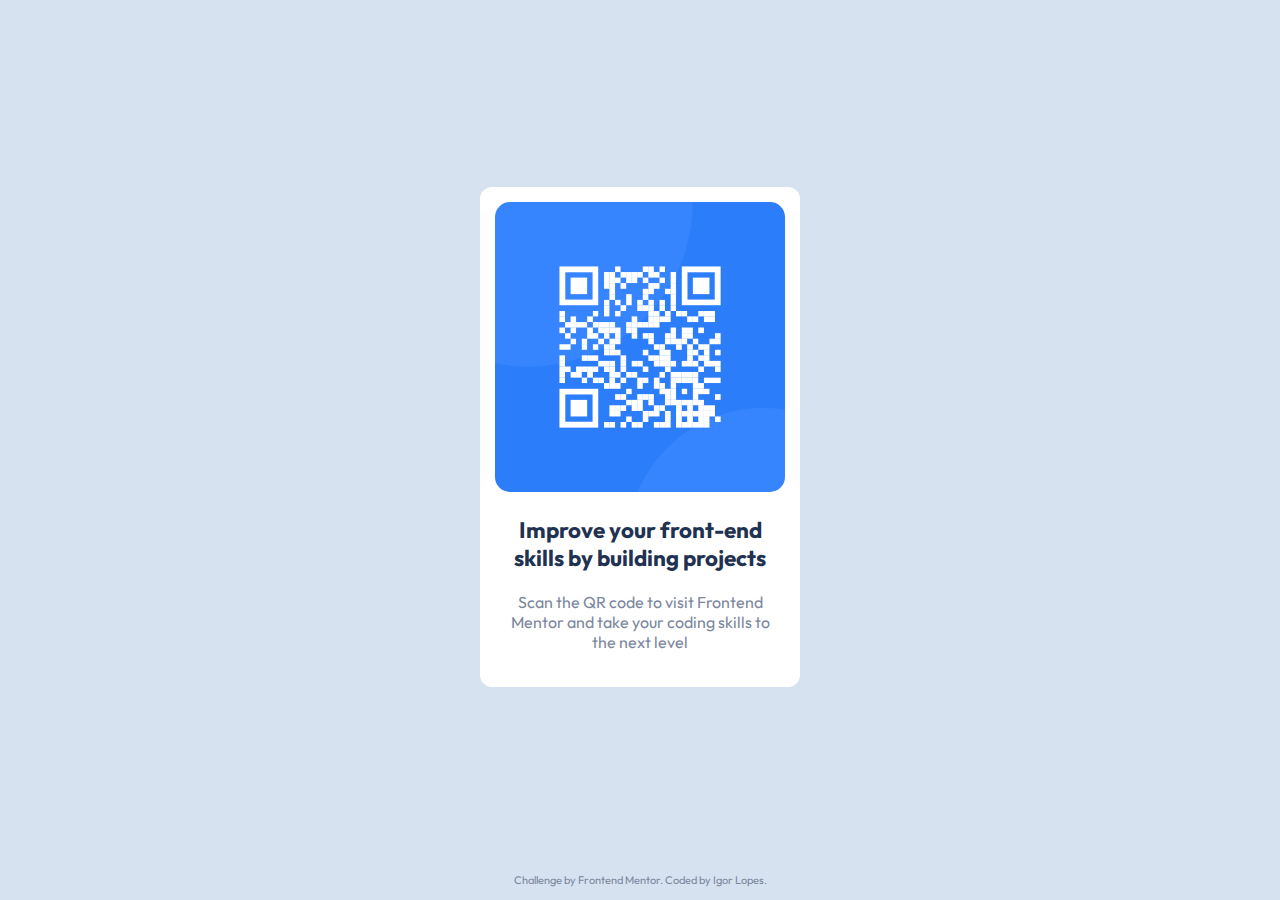
<file: 01 qr-code-component-main/index.html>
<!DOCTYPE html>
<html lang="pt-br">

<head>
  <meta charset="UTF-8">
  <meta name="viewport" content="width=device-width, initial-scale=1.0">
  <link rel="icon" type="image/png" sizes="32x32" href="./images/favicon-32x32.png">
  <link rel="stylesheet" href="style.css">
  <title>Frontend Mentor | QR code component</title>
</head>

<body>
  <main>
    <section class="card">
      <img src="images/image-qr-code.png" alt="QR Code">
      <section class="text">
        <h1>Improve your front-end skills by building projects</h1>
        <p>Scan the QR code to visit Frontend Mentor and take your coding skills to the next level</p>
      </section>
    </section>
  </main>

  <footer>
    Challenge by <a href="https://www.frontendmentor.io?ref=challenge" target="_blank">Frontend Mentor</a>.
    Coded by <a href="https://github.com/igor-lopes90" target="_blank">Igor Lopes</a>.
  </footer>
</body>

</html>
</file>
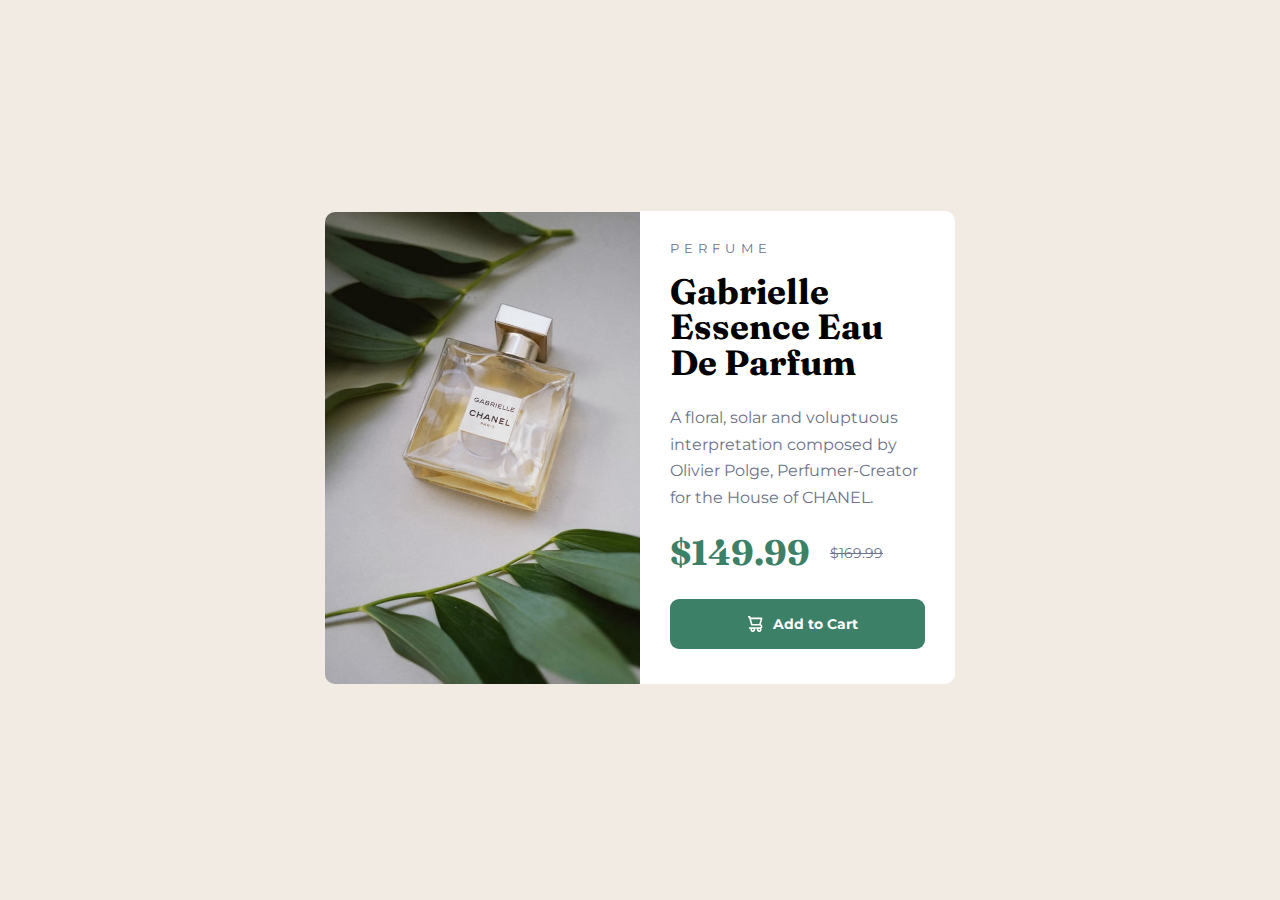
<file: 02 Product preview card component/index.html>
<!DOCTYPE html>
<html lang="en">

<head>
  <meta charset="UTF-8">
  <meta name="viewport" content="width=device-width, initial-scale=1.0">
  <link rel="icon" type="image/png" sizes="32x32" href="./images/favicon-32x32.png">
  <link rel="stylesheet" href="style.css">

  <title>Frontend Mentor | Product preview card component</title>


</head>

<body>

  <main>
    <div class="card-image">
      <picture>
        <source media="(max-width: 600px)" srcset="images/image-product-mobile.jpg" type="image/jpeg">
        <img src="images/image-product-desktop.jpg" alt="image-product-desktop">
      </picture>
    </div>
    <div class="card-text">
      <div class="text">
        <h2>Perfume</h2>
        <h3 class="title">Gabrielle Essence Eau De Parfum</h3>
        <p class="description">
          A floral, solar and voluptuous interpretation composed by Olivier Polge,
          Perfumer-Creator for the House of CHANEL.
        </p>
        <span class="price">
          <p>
            <b>$149.99</b>
            <s>$169.99</s>
          </p>
        </span>
        <button type="buttom">  <img src="images/icon-cart.svg" alt="icon cart"/> Add to Cart </button>
        </div>

    </div>
    <!--
    <div class="attribution">
      Challenge by <a href="https://www.frontendmentor.io?ref=challenge" target="_blank">Frontend Mentor</a>.
      Coded by <a href="https://github.com/igor-lopes90" target="_blank">Igor Lopes</a>.
    </div>
    -->
  </main>
</body>

</html>
</file>
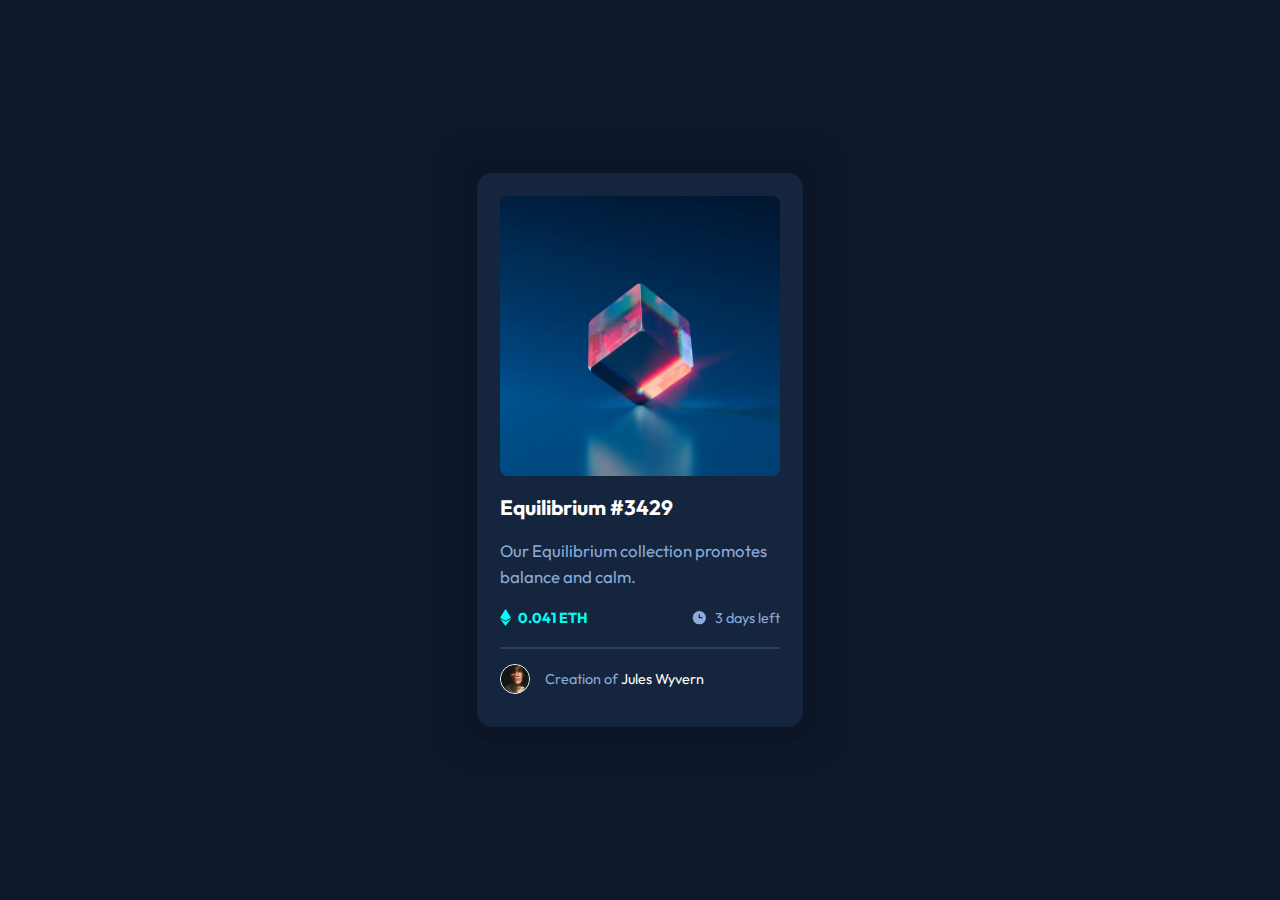
<file: 03 nft-preview-card-component-main/index.html>
<!DOCTYPE html>
<html lang="en">

<head>
  <meta charset="UTF-8">
  <meta name="viewport" content="width=device-width, initial-scale=1.0">
  <link rel="icon" type="image/png" sizes="32x32" href="./images/favicon-32x32.png">
  <link rel="stylesheet" href="style.css">
  <title>Frontend Mentor | NFT preview card component</title>

</head>

<body>

  <main>
    <div class="card">
      <div class="image-section">
        <img class="image" src="images/image-equilibrium.jpg" alt="image equilibrium">
        <div class="overlay">
          <img src="images/icon-view.svg" alt="icon-view">
        </div>
      </div>

      <section>
        <h2>Equilibrium #3429</h2>
        <p>Our Equilibrium collection promotes balance and calm.</p>
      </section>

      <div class="detail">
        <div class="price">
          <img class="price-img" src="images/icon-ethereum.svg" alt="icon ethereum">
          <p class="detail-description"><b>0.041 ETH</b></p>
        </div>

        <div class="time">
          <img class="time-img" src="images/icon-clock.svg" alt="icon clock">
          <p class="detail-description">3 days left</p>
        </div>
      </div>

      <hr>

      <div class="credit-card">
        <img src="images/image-avatar.png" alt="Avatar image">
        <p>Creation of <a href="#" class="name">Jules Wyvern</a></p>
      </div>
    </div>

  </main>
</body>

</html>
</file>
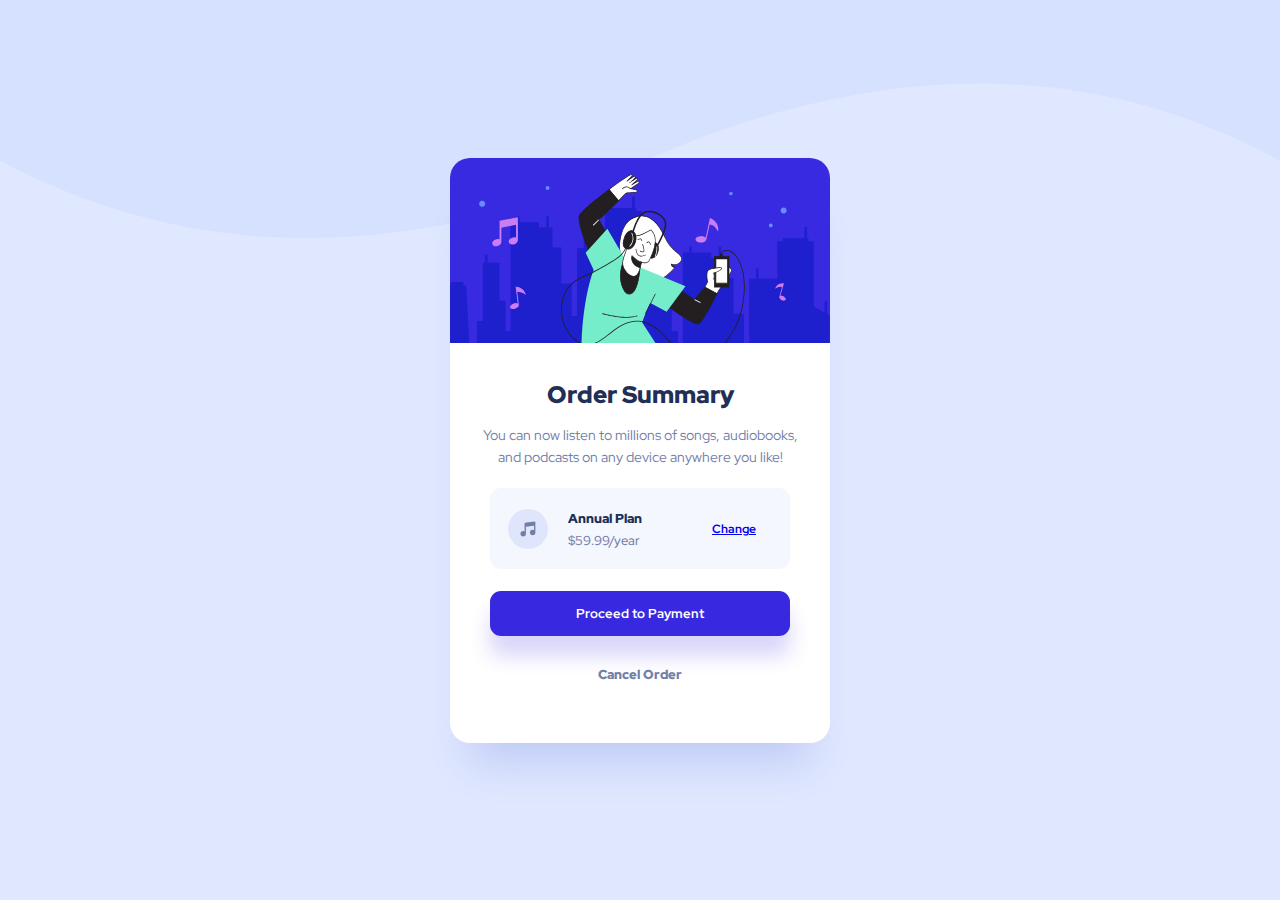
<file: 04 order-summary-component-main/index.html>
<!DOCTYPE html>
<html lang="pt-br">
<head>
  <meta charset="UTF-8">
  <meta name="viewport" content="width=device-width, initial-scale=1.0"> 
  <link rel="icon" type="image/png" sizes="32x32" href="./images/favicon-32x32.png">
  <link rel="stylesheet" href="style.css">
  <title>Frontend Mentor | Order summary card</title>

</head>
<body>

  <main>
    <div class="card">
      <img class="hero" src="images/illustration-hero.svg" alt="illustration hero">

      <section class="text">
        <h1 class="title">Order Summary</h1>
        <p class="description">You can now listen to millions of songs, audiobooks, and podcasts on any device anywhere you like!</p>
      </section>

      <section class="plan-card">
        <div class="description-plan">
          <img src="images/icon-music.svg" alt="icon music">
          <span class="detail-plan">
            <p class="plan">Annual Plan</p>
            <p class="price">$59.99/year</p>
          </span>
          <p class="change-buttom"><a href="#">Change</a></p>
        </div>
      </section>

      <button>Proceed to Payment</button>

      <p class="cancel-order"><a href="#">Cancel Order</a></p>

    </div>
  </main>

</body>
</html>
</file>
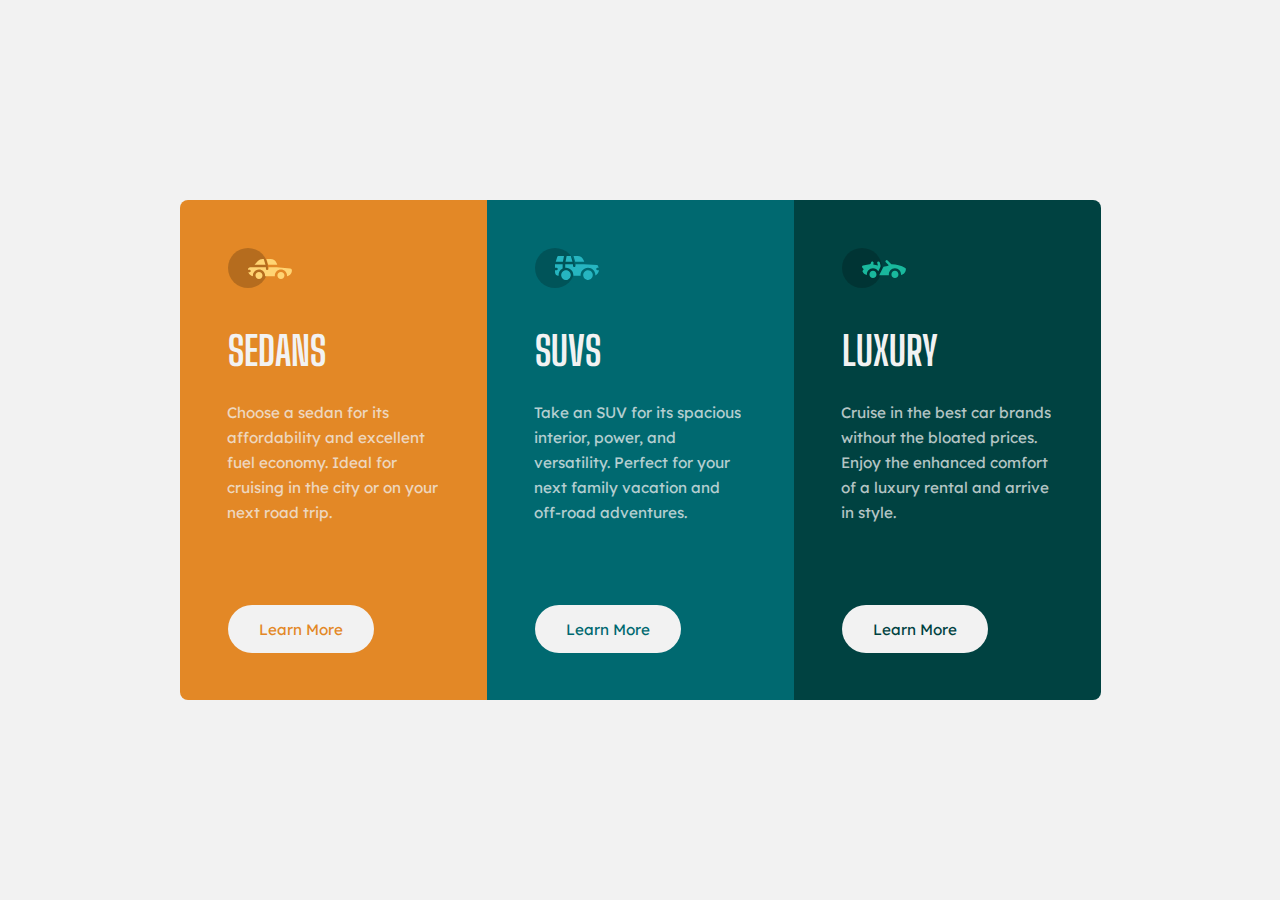
<file: 05_3-column-preview-card-component-main/index.html>
<!DOCTYPE html>
<html lang="pt-br">
<head>
  <meta charset="UTF-8">
  <meta name="viewport" content="width=device-width, initial-scale=1.0">
  <link rel="icon" type="image/png" sizes="32x32" href="./images/favicon-32x32.png">
  <link rel="stylesheet" href="style.css">
  
  <title>Frontend Mentor | 3-column preview card component</title>

</head>
<body>
  
  <main>
      <div class="card1">
        <img class="" src="images/icon-sedans.svg" alt="Icon Sedans">
        <h2>Sedans</h2>
        <p>
          Choose a sedan for its affordability and excellent fuel economy. Ideal for cruising in the city
          or on your next road trip.
        </p>
        <button class="more-card1">Learn More</button>
      </div>
      <div class="card2">
        <img src="images/icon-suvs.svg" alt="Icon SUVs">
        <h2>SUVs</h2>
        <p>
          Take an SUV for its spacious interior, power, and versatility. Perfect for your next family vacation
          and off-road adventures.
        </p>
        <button class="more-card2">Learn More</button>
      </div>
      <div class="card3">
        <img src="images/icon-luxury.svg" alt="icon Suxury">
        <h2>Luxury</h2>
        <p>
          Cruise in the best car brands without the bloated prices. Enjoy the enhanced comfort of a luxury
          rental and arrive in style.
        </p>
        <button class="more-card3">Learn More</button>
      </div>
  </main>
  
</body>
</html>
</file>
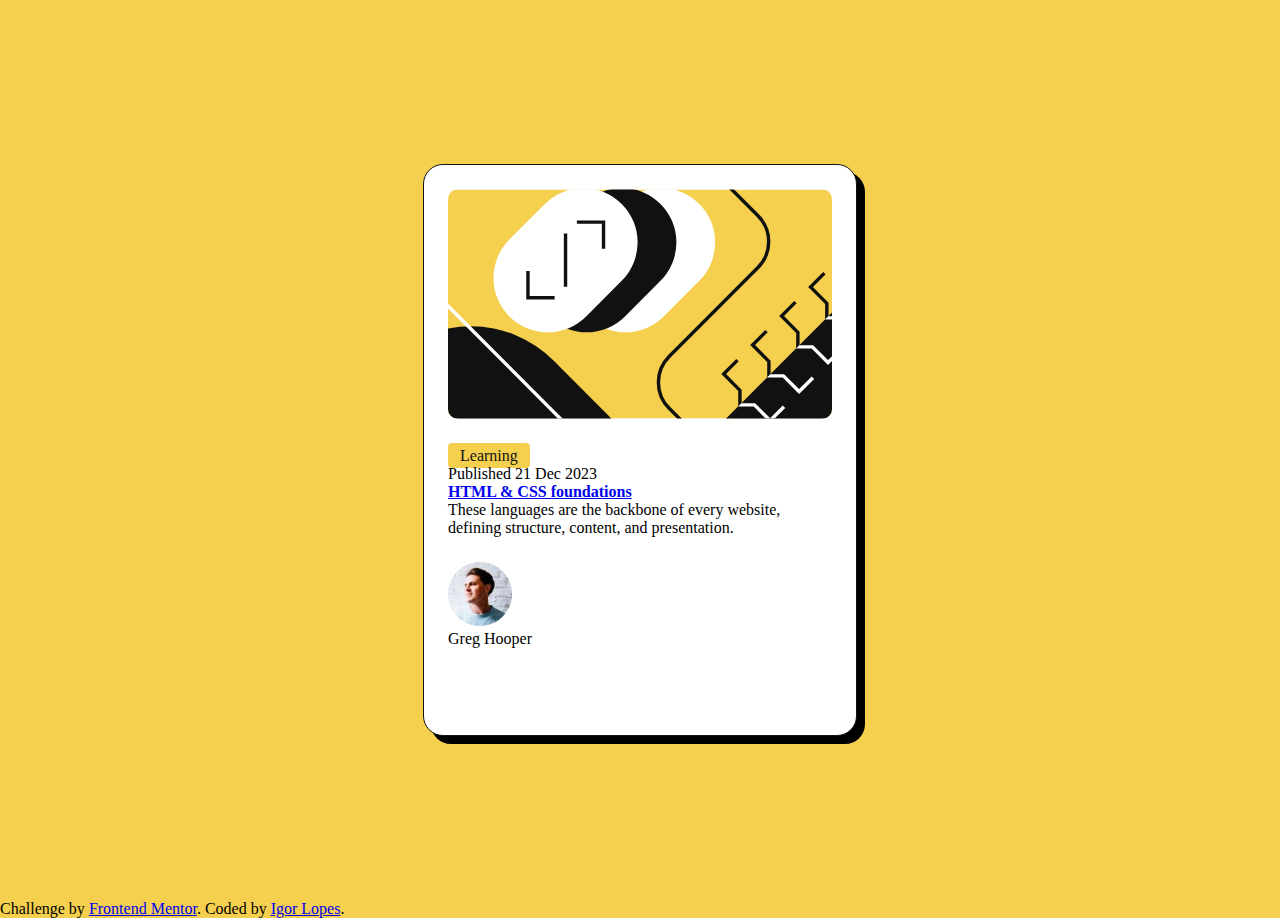
<file: 06_blog-preview-card-main/index.html>
<!DOCTYPE html>
<html lang="en">

<head>
  <meta charset="UTF-8">
  <meta name="viewport" content="width=device-width, initial-scale=1.0">
  <!-- displays site properly based on user's device -->

  <link rel="icon" type="image/png" sizes="32x32" href="./assets/images/favicon-32x32.png">
  <link rel="stylesheet" href="style.css">

  <title>Frontend Mentor | Blog preview card</title>

  <!-- Feel free to remove these styles or customise in your own stylesheet 👍 -->
  <!-- <style>
    .attribution { font-size: 11px; text-align: center; }
    .attribution a { color: hsl(228, 45%, 44%); }
  </style> -->
</head>

<body>
  <main>

    <div class="card">

      <div class="banner">
        <img class="banner__imagem" src="assets/images/illustration-article.svg" alt="Illustration article">
      </div>

      <div class="card__descricao">
        <span class="card__descricao__indice">Learning</span>

        <p>Published 21 Dec 2023</p>

        <h1><a href="#">HTML & CSS foundations</a></h1>

        <p>These languages are the backbone of every website, defining structure, content, and presentation.</p>
      </div>

      <div>
        <img src="assets/images/image-avatar.webp" alt="Author Photo">
        <p>Greg Hooper</p>
      </div>

    </div>
  </main>
  <footer>  
    <div class="attribution">
      Challenge by <a href="https://www.frontendmentor.io?ref=challenge" target="_blank">Frontend Mentor</a>.
      Coded by <a href="https://github.com/igor-lopes90">Igor Lopes</a>.
    </div>
  </footer>
</body>

</html>
</file>
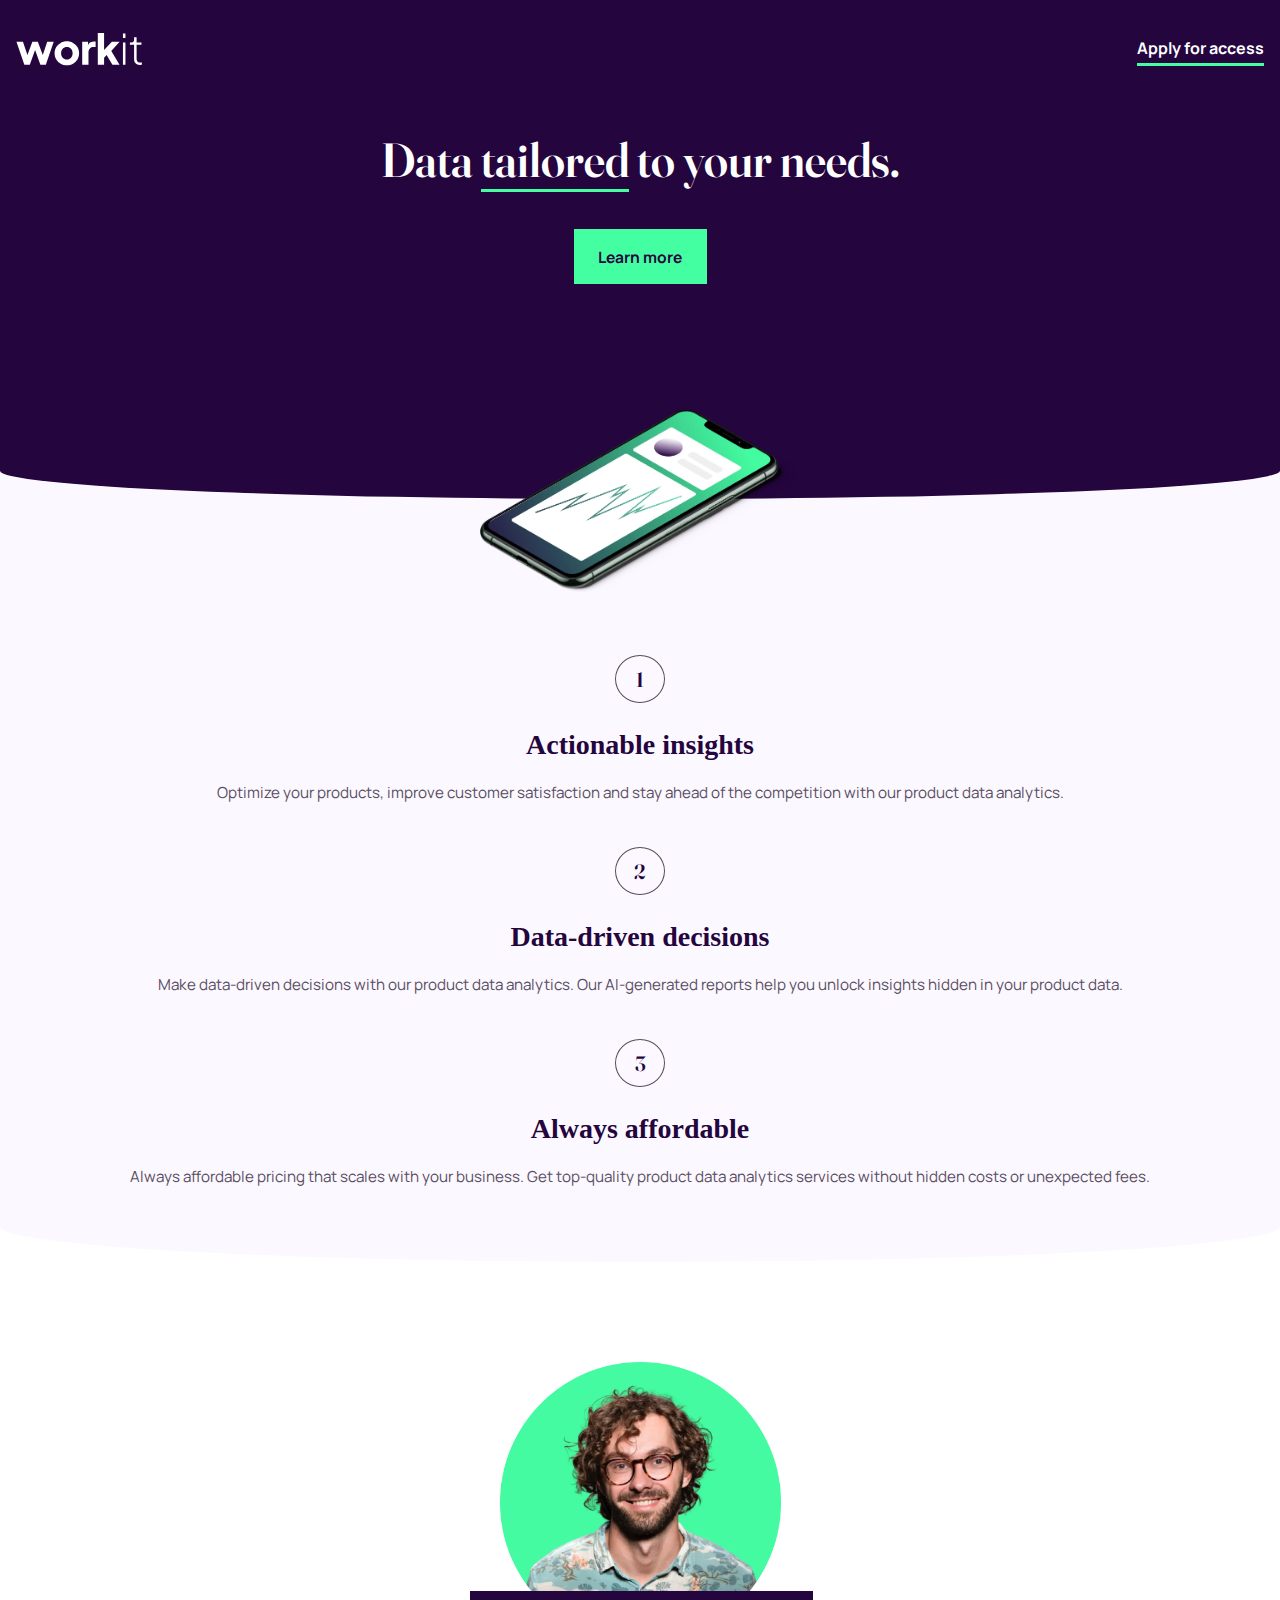
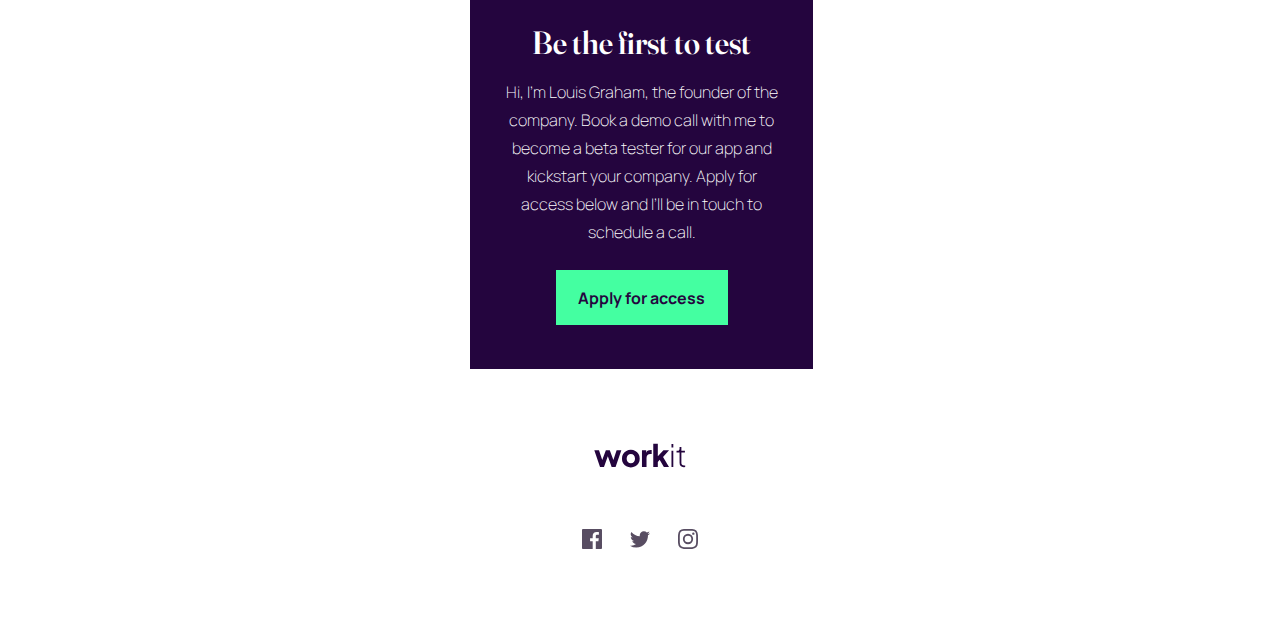
<file: 06_workit-landing-page/index.html>
<!DOCTYPE html>
<html lang="pt-br">
<head>
  <meta charset="UTF-8">
  <meta name="viewport" content="width=device-width, initial-scale=1.0">
  <link rel="icon" type="image/png" sizes="32x32" href="./assets/images/favicon-32x32.png">
  <link rel="stylesheet" href="style.css">
  
  <title>Frontend Mentor | Workit landing page</title>
</head>
<body>

  <header>
    <div class="menu">
      <img src="assets/images/logo-light.svg" alt="Logo-light">
      <p><a href="#" class="access">Apply for access</a></p>
    </div>
    <div class="main-title">
      <h1>Data <span>tailored</span> to your needs.</h1>
      <a href="#"><button class="learn-button">Learn more</button></a>
    </div>
    <div class="background-curve">
      <div class="curve-header">    <img src="assets/images/image-hero.webp" alt="Phone" class="phone"></div>
    </div>

  </header>
  
  <main>
    <div class="list">
      <div class="main-top"></div>
      <p class="list-number">1</p>
      <h2>Actionable insights</h2>
      <p class="description-1">
        Optimize your products, improve customer satisfaction and stay ahead of the competition
        with our product data analytics.
      </p>
      <p class="list-number">2</p>
      <h2>Data-driven decisions</h2>
      <p class="description-2">
        Make data-driven decisions with our product data analytics. Our AI-generated reports help
        you unlock insights hidden in your product data.
      </p>
      <p class="list-number">3</p>
      <h2>Always affordable</h2>
      <p class="description-3">
        Always affordable pricing that scales with your business. Get top-quality product data
        analytics services without hidden costs or unexpected fees.
      </p>
    </div>
    <div class="list-bottom"></div>

    <div class="testimonial-part">
      <div class="tertimony-img"><img src="assets/images/image-founder.webp" alt="image founder" class="founder"></div>
      <div class="testimonial-card">
        <h3>Be the first to test</h3>
        <p class="testimony">
          Hi, I'm Louis Graham, the founder of the company. Book a demo call with me to become a
          beta tester for our app and kickstart your company. Apply for access below and I’ll be
          in touch to schedule a call.
        </p>
        <a href="#"><button class="testimony-button">Apply for access</button></a>
      </div>
    </div>
    
  </main>
  <footer>
    <img src="assets/images/logo-dark.svg" alt="logo-dark" class="logo-dark">
    <div class="social">
      <a href="#"><img src="assets/images/icon-facebook.svg" alt="facebook icon" class="facebook"></a>
      <a href="#"><img src="assets/images/icon-twitter.svg" alt="twitter icon" class="twitter"></a>
      <a href="#"><img src="assets/images/icon-instagram.svg" alt="instagram logo" class="instagram"></a>
    </div>
  </footer>
</body>
</html>
</file>
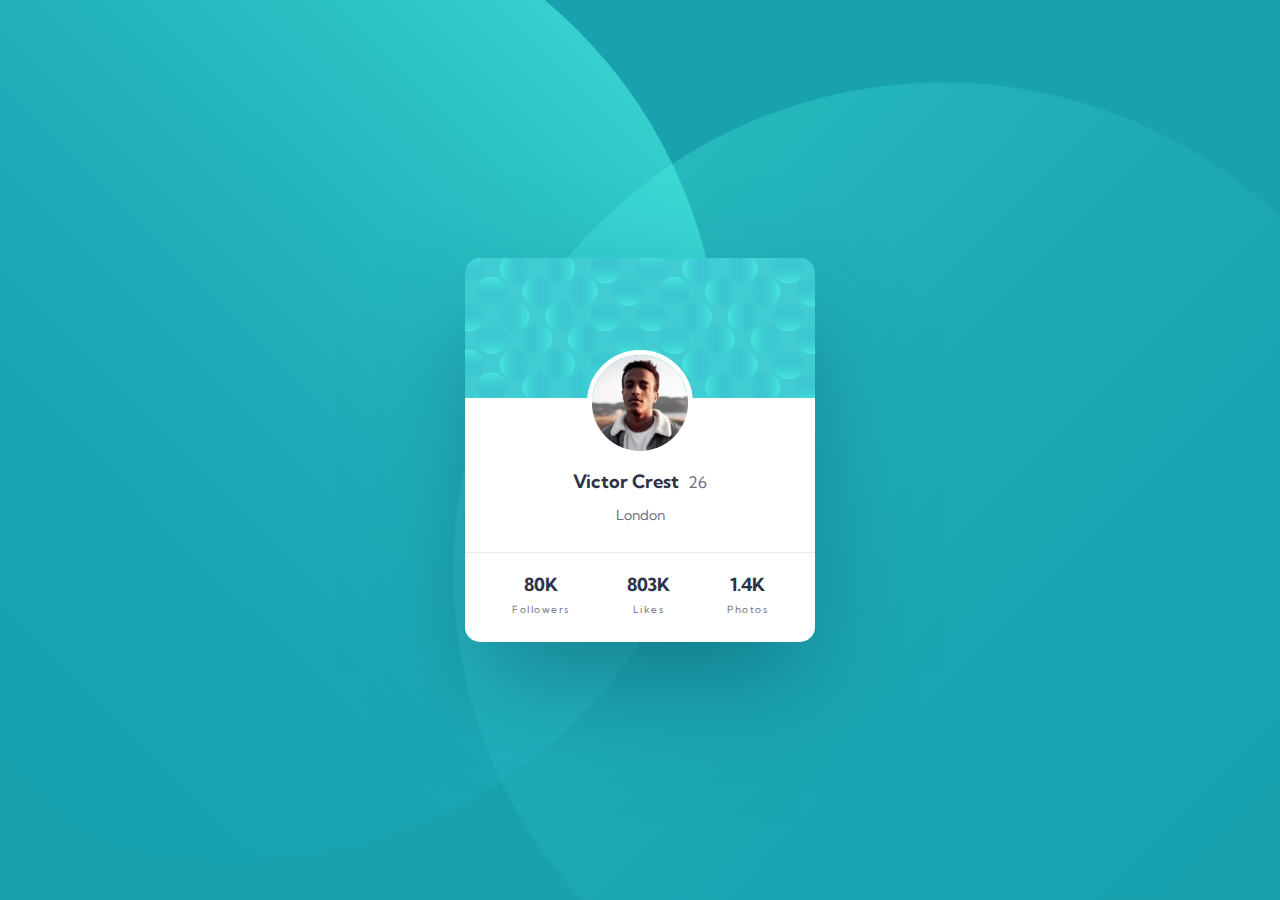
<file: 07_profile-card-component-main/index.html>
<!DOCTYPE html>
<html lang="en">
<head>
  <meta charset="UTF-8">
  <meta name="viewport" content="width=device-width, initial-scale=1.0">

  <link rel="icon" type="image/png" sizes="32x32" href="./images/favicon-32x32.png">
  <link rel="stylesheet" href="style.css">
  <title>Frontend Mentor | Profile card component</title>
  <!-- <style>
    .attribution { font-size: 11px; text-align: center; }
    .attribution a { color: hsl(228, 45%, 44%); }
  </style> -->
</head>
<body>
  <div class="imagem-traseira"></div>
  <div class="container">
    <!-- <img class="foto-mural" src="images/bg-pattern-card.svg" alt="mural image"> -->
    <img class="foto-perfil" src="images/image-victor.jpg" alt="profile photo">
    <div class="profile">
      <p class="name">Victor Crest</p>
      <p class="idade">26</p>
    </div>
    <p class="local">London</p>
    <hr>
    <section class="contadores">
      <div class="seguidores">
        <p class="numero-contadores">80K</p>
        <p class="tipo-contadores">Followers</p>
      </div>
      <div class="likes">
        <p class="numero-contadores">803K</p>
        <p class="tipo-contadores">Likes</p>
      </div>
      <div class="fotos">
        <p class="numero-contadores">1.4K</p>
        <p class="tipo-contadores">Photos</p>
      </div>
    </section>
  </div>
  
  <!-- <div class="attribution">
    Challenge by <a href="https://www.frontendmentor.io?ref=challenge" target="_blank">Frontend Mentor</a>. 
    Coded by <a href="#">Your Name Here</a>.
  </div> -->
</body>
</html>
</file>
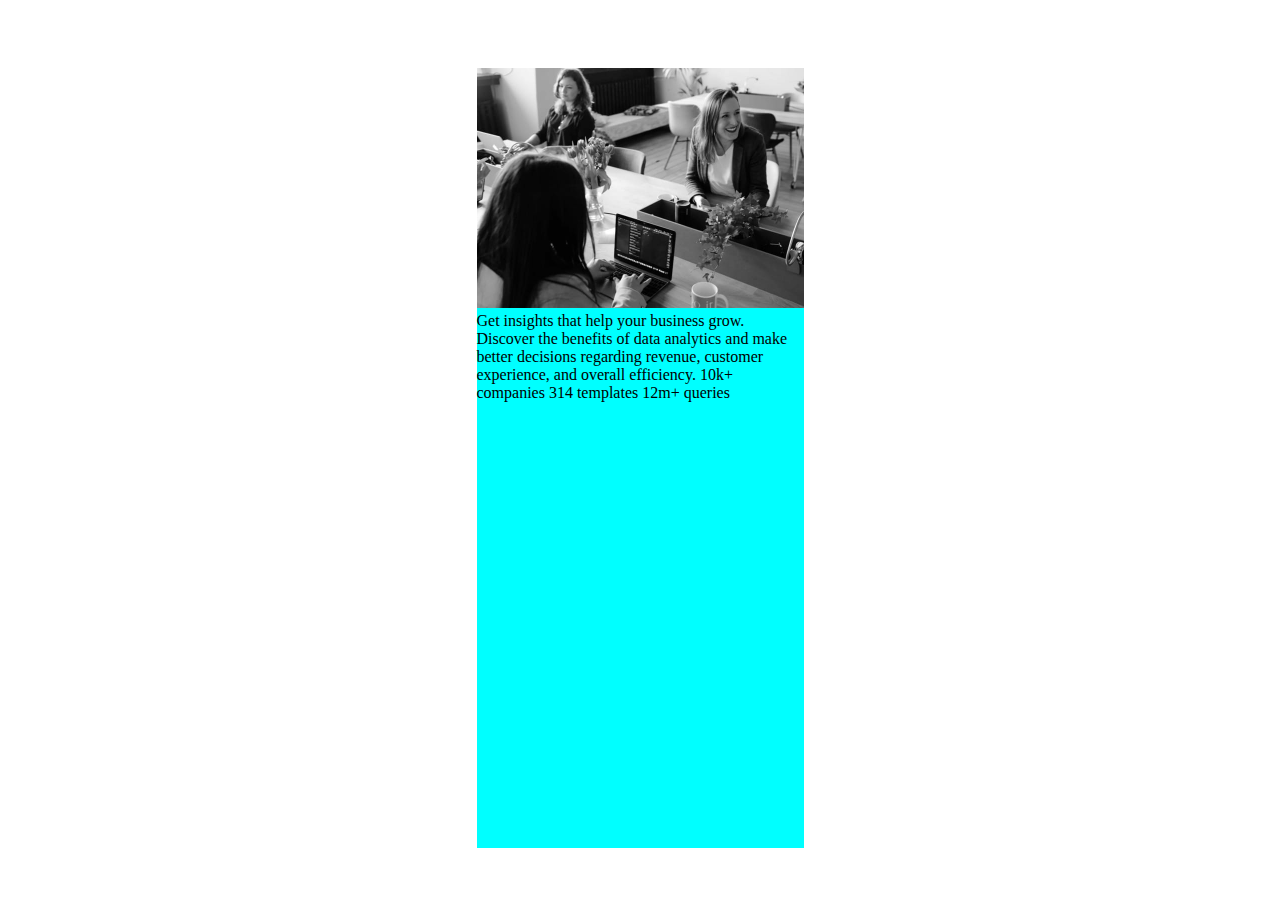
<file: 08_stats-preview-card-component-main/index.html>
<!DOCTYPE html>
<html lang="en">
<head>
  <meta charset="UTF-8">
  <meta name="viewport" content="width=device-width, initial-scale=1.0"> <!-- displays site properly based on user's device -->

  <link rel="icon" type="image/png" sizes="32x32" href="./images/favicon-32x32.png">
  <link rel="stylesheet" href="style.css">
  
  <title>Frontend Mentor | Stats preview card component</title>

  <!-- Feel free to remove these styles or customise in your own stylesheet 👍 -->
  <style>
    .attribution { font-size: 11px; text-align: center; }
    .attribution a { color: hsl(228, 45%, 44%); }
  </style>
</head>
<body>

  <div class="container">
    <img src="images/image-header-mobile.jpg" alt="">
    <div class="text">
      Get insights that help your business grow.
      Discover the benefits of data analytics and make better decisions regarding revenue, customer
      experience, and overall efficiency.
      10k+ companies
      314 templates
      12m+ queries
    </div>
  </div>

  <!-- <div class="attribution">
    Challenge by <a href="https://www.frontendmentor.io?ref=challenge" target="_blank">Frontend Mentor</a>. 
    Coded by <a href="#">Your Name Here</a>.
  </div> -->
</body>
</html>
</file>
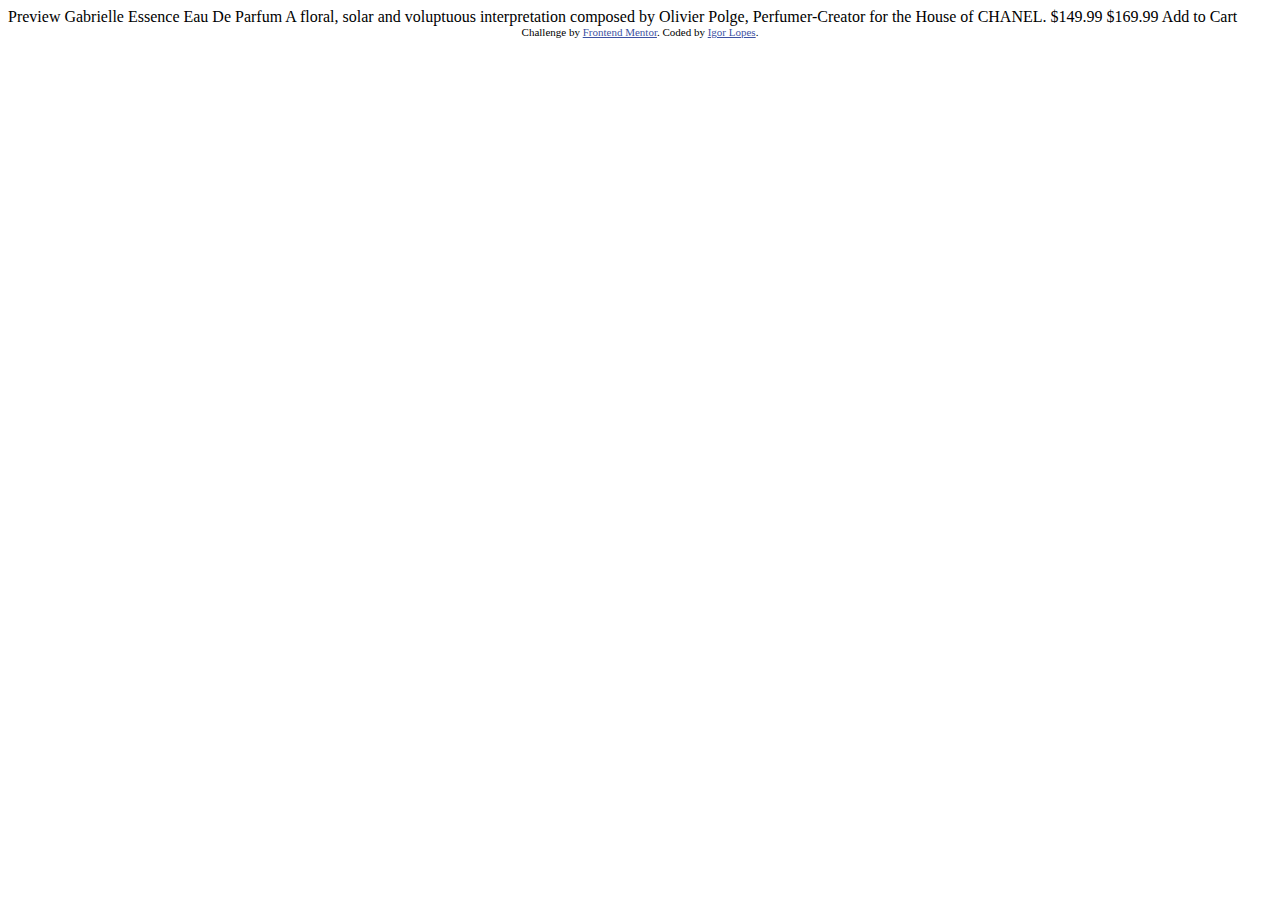
<file: Product preview card component/index.html>
<!DOCTYPE html>
<html lang="en">
<head>
  <meta charset="UTF-8">
  <meta name="viewport" content="width=device-width, initial-scale=1.0"> <!-- displays site properly based on user's device -->

  <link rel="icon" type="image/png" sizes="32x32" href="./images/favicon-32x32.png">
  
  <title>Frontend Mentor | Product preview card component</title>

  <!-- Feel free to remove these styles or customise in your own stylesheet 👍 -->
  <style>
    .attribution { font-size: 11px; text-align: center; }
    .attribution a { color: hsl(228, 45%, 44%); }
  </style>
</head>
<body>

  Preview

  Gabrielle Essence Eau De Parfum

  A floral, solar and voluptuous interpretation composed by Olivier Polge, 
  Perfumer-Creator for the House of CHANEL.

  $149.99
  $169.99

  Add to Cart
  
  <div class="attribution">
    Challenge by <a href="https://www.frontendmentor.io?ref=challenge" target="_blank">Frontend Mentor</a>. 
    Coded by <a href="#">Igor Lopes</a>.
  </div>
</body>
</html>
</file>
<file: 01 qr-code-component-main/style.css>
@charset "UTF-8";

@import url('https://fonts.googleapis.com/css2?family=Outfit:wght@400;700&display=swap');

* {
    margin: 0px;
    padding: 0px;
    font-family: 'Outfit', sans-serif;
}

body {
    background-color: hsl(212, 45%, 89%);
}

main {
    height: 97vh;
    display: flex;
    align-items: center;
    justify-content: center;
}

.card {
    background-color: hsl(0, 0%, 100%);
    max-width: 290px;
    padding: 15px;
    border-radius: 12px;
}

img {
    width: 100%;
    border-radius: 15px;
}

.text {
    margin: 0 15px;
}

h1 {
    font-size: 1.4em;
    text-align: center;
    padding: 20px 0 0 0;
    color: hsl(218, 44%, 22%);
}

p {
    font-size: 1em;
    text-align: center;
    padding: 20px 0;
    color: hsl(220, 15%, 55%);
}

footer {
    color: hsl(220, 15%, 55%);
    font-size: 11px; 
    text-align: center; 
}

footer > a {
    text-decoration: none;
    color: hsl(220, 15%, 55%);
}

footer > a:hover {
    color: hsl(228, 45%, 44%);
    text-decoration: underline;
}
</file>
<file: 02 Product preview card component/style.css>
@charset "UTF-8";

@import url('https://fonts.googleapis.com/css2?family=Montserrat:wght@500;700&display=swap');
/*font-family: 'Montserrat', sans-serif;*/

@import url('https://fonts.googleapis.com/css2?family=Fraunces:opsz,wght@9..144,700&display=swap');
/*font-family: 'Fraunces', serif;*/

:root {
    --Cyan: hsl(158, 36%, 37%);
    --Cream: hsl(30, 38%, 92%);
    --Dark_blue: hsl(212, 21%, 14%);
    --Grayish_blue: hsl(228, 12%, 48%);
    --White: hsl(0, 0%, 100%);
    --fontSans: 'Montserrat', sans-serif;
    --fontSerif: 'Fraunces', serif;
}

* {
    padding: 0px;
    margin: 0px;
}

body {
    background-color: var(--Cream);

}

main {
    height: 100vh;
    display: flex;

    flex-direction: column;
    align-items: center;
    justify-content: center;
}

div.card-text {
    background-color: var(--White);
    max-width: 380px;
    border-radius: 0 0 10px 10px;
    margin-top: -5px;
}

.card-image > picture > img {
    max-width: 380px;
    border-radius: 10px 10px 0 0 ;
}

.text {
    padding: 25px;
}

h2 { /*Perfume*/
    color: var(--Grayish_blue);
    font-family: var(--fontSans);
    font-weight: normal;
    font-size: .8em;
    text-transform: uppercase;
    letter-spacing: .4em;
    padding-bottom: 13px;
}

.title {
    font-family: var(--fontSerif);
    font-size: 2.2em;
    line-height: 1em;
    padding-bottom: 20px;
}

.description {
    font-family: var(--fontSans);
    color: var(--Grayish_blue);
    font-size: .98em;
    line-height: 1.7em;
    padding-bottom: 20px;
}

.price > p {
    display: flex;
    align-items: center;
}

.price > p > b {
    font-family: var(--fontSerif);
    color: var(--Cyan);
    font-size: 2.3em;
    padding-right: 18px;
}

.price > p > s {
    font-family: var(--fontSans);
    color: var(--Grayish_blue);
    align-items: center;
    font-size: .9em;
}

button {
    height: 50px;
    width: 100%;
    border: 0;
    border-radius: 9px;
    margin-top: 17px;
    background-color: var(--Cyan);
    color: var(--White);
    font-family: var(--fontSans);
    font-size: .9em;
    font-weight: bold;

    display: flex;
    align-items: center;
    justify-content: center;
}

button > img {
    padding: 10px;
}

@media screen and (min-width: 600px){

    main {
        flex-direction: row;
    }

    div.card-text {
        max-width: 315px;
        height: 472.5px;
        border-radius: 0 10px 10px 0;
    }
    
    .card-image > picture > img  {
        max-width: 315px;
        height: 472.5px;
        border-radius: 10px 0 0 10px;
    }

    .text {
        padding: 30px;
    }

    h2 { /*Perfume*/
        padding-bottom: 18px;
    }

    .title {
        padding-bottom: 25px;
    }

    .price > p > b {
        font-size: 2.2em;
        padding-right: 20px;
    }

    button {
        margin-top: 25px;
    }

    button:hover {
        background-color: #1A4031;
        cursor: pointer;
    }

}
</file>
<file: 03 nft-preview-card-component-main/style.css>
@charset "UTF-8";

@import url('https://fonts.googleapis.com/css2?family=Outfit:wght@300;400;600&display=swap');

:root {
    --Primary_Soft-blue: hsl(215, 51%, 70%);
    --Primary_Cyan: hsl(178, 100%, 50%);
    --Neutral_VDB-main-BG: hsl(217, 54%, 11%);
    --Neutral_VDB-card-BG: hsl(216, 50%, 16%);
    --Neutral_VDB-line: hsl(215, 32%, 27%);
    --Neutral_White: hsl(0, 0%, 100%);
}
    
* {
    margin: 0px;
    padding: 0px;
}

body {
    background-color: var(--Neutral_VDB-main-BG);
    font-family: 'Outfit', sans-serif;
    height: 100vh;
    display: flex;
    align-items: center;
    justify-content: center;
    color: #0D192B
}

.card {
    width: 280px;
    background-color: var(--Neutral_VDB-card-BG);
    border-radius: 15px;
    padding: 23px;
    box-shadow: 0px 0px 0 15px rgba(0, 0, 0, 0.062), 0px 0px 0 45px rgba(0, 0, 0, 0.045);
}

.image-section {
    position: relative;
    height: 280px;
}

.image {
    width: 100%;
    border-radius: 8px;
}

.overlay {
    position: absolute;
    top: 0;
    bottom: 0;
    left: 0;
    right: 0;
    background-color: hsla(178, 100%, 50%, 0.5);
    display: flex;
    align-items: center;
    justify-content: center;
    border-radius: 8px;
    opacity: 0;
    transition: 0.2s;
}

.overlay:hover {
    opacity: 1;
    cursor: pointer;
}

h2 {
    color:var(--Neutral_White);
    padding: 18px 0;
    font-size: 1.3em;
}

h2:hover {
    color: var(--Primary_Cyan);
    cursor:pointer;
}

section > p {
    color:var(--Primary_Soft-blue);
    margin-bottom: 20px;
    font-size: 1.05em;
    line-height: 1.5;
}

.detail {
    display: flex ;
    justify-content: space-between;
    margin-bottom:20px;
}

.time-img {
    width: 17px;
    height: 17px;
}

.price-img {
    width: 11px;
    height: 17px;
}

.detail-description {
    padding-left: 7px;
    font-size: .9em;
}

.price {
    color:var(--Primary_Cyan);
    display: flex;
}

.time {
    color:var(--Primary_Soft-blue);
    display: flex;
}

hr {
    border: 1px solid var(--Neutral_VDB-line);
    margin-bottom:15px;
}

.credit-card {
    display:flex;
    color: var(--Primary_Soft-blue);
    align-items: center;
    padding-bottom: 10px;
}

.credit-card > p {
    font-size: .9em;
    margin-left: 15px;
}

.name {
    color: var(--Neutral_White);
    text-decoration: none;
}

.name:hover {
    color: var(--Primary_Cyan);
}

.credit-card > img {
    width: 28px;
    border: 1px solid var(--Neutral_White);
    border-radius: 50px; 
}
</file>
<file: 04 order-summary-component-main/style.css>
@charset "UTF-8";
@import url('https://fonts.googleapis.com/css2?family=Red+Hat+Display:wght@500;700;900&display=swap');

:root {
    --Primary-Pale_blue: hsl(225, 100%, 94%);
    --Primary-Bright_blue: hsl(245, 75%, 52%);
    --Neutral-Very_pale_blue: hsl(225, 100%, 98%);
    --Neutral-Desaturated_blue: hsl(224, 23%, 55%);
    --Neutral-Dark_blue: hsl(223, 47%, 23%);
    --Font-Red_Hat: 'Red Hat Display', sans-serif;
}

* {
    padding: 0;
    margin: 0;
}

body {
    background-color: var(--Primary-Pale_blue);
    background-image: url(images/pattern-background-mobile.svg);
    background-position: top center;
    background-size: 639px 189px;
    background-repeat: no-repeat;
}

main {
    display: flex;
    height: 100vh;
    justify-content: center;
    align-items: center;
}

.card {
    height: 567px;
    width: 327px;
    background-color: white;
    border-radius: 20px;
    box-shadow: 0px 4px 4px rgba(0, 0, 0, 0.25);
}

.hero {
    width: 100%;
    border-radius: 20px 20px 0 0;
}

.text {
    font-family: var(--Font-Red_Hat);
    margin: 32px 32px 0px 32px;
}

.title {
    color: var(--Neutral-Dark_blue);
    font-size: 1.4em;
    padding-bottom: 16px;
    text-align: center;
    font-weight: 900;
}

.description {
    color: var(--Neutral-Desaturated_blue);
    font-size: .93em;
    line-height: 25px;
    text-align: center;
}

.plan-card {
    background-color: var(--Neutral-Very_pale_blue);
    font-family: var(--Font-Red_Hat);
    width: 279px;
    height: 81px;
    border-radius: 11px;
    margin: 24px;
    filter: drop-shadow(0px 4px 4px rgba(0, 0, 0, 0.25));
}

.description-plan {
    display: flex;
    align-items: center;
    padding: 17px 16px 16px 16px;
}

.detail-plan {
    padding-left: 20px;
    padding-right: 50px;
}

.plan {
    color: var(--Neutral-Dark_blue);
    font-size: .88em;
    font-weight: 900;
    padding-bottom: 3px;
    line-height: 19px;
}

.price {
    color: var(--Neutral-Desaturated_blue);
    font-size: .88em;
    font-weight: 500;
}

.change-buttom {
    color: var(--Primary-Bright_blue);
    font-size: .8em;
    font-weight: 700;
}

button {
    width: 279px;
    height: 50px;
    background-color: var(--Primary-Bright_blue);
    border: 0;
    border-radius: 11px;
    margin: 0 24px 24px 24px;

    color: white;
    font-family: var(--Font-Red_Hat);
    font-size: .95em;
    font-weight: 700;

    box-shadow: 0px 20px 20px rgba(56, 42, 225, 0.190291);
}

.cancel-order > a {
    font-family: var(--Font-Red_Hat);
    color: var(--Neutral-Desaturated_blue);text-decoration: none;
    font-size: .95em;
    font-weight: 900;

    display: flex;
    justify-content: center;
}

@media screen and (min-width: 600px) {
    body {
        background-image: url(images/pattern-background-desktop.svg);
        background-size: contain;
        background-position-y: -150px;
        background-attachment: fixed;
    }

    .card {
        height: 585px;
        width: 380px;
        box-shadow: 0px 40px 40px -20px rgba(13, 48, 189, 0.151826);
    }

    .title {
        font-size: 1.5em;
        padding-bottom: 14px;
    }

    .description {
        font-size: .87em;
        line-height: 22px;
    }

    .plan-card {
        width: 300px;
        margin: 20px 40px 22px 40px;
        filter: none;
    }

    .description-plan {
        padding: 21px 18px 20px 18px;
    }

    .plan-card > div > img {
        width: 40px;
    }

    .detail-plan {
        padding-right: 70px;
    }
    
    .plan {
        font-size: .83em;
    }
    
    .price {
        font-size: .83em;
    }
    
    .change-buttom {
        font-size: .75em;
    }
    
    button {
        width: 300px;
        height: 45px;
        margin: 0 40px 30px 40px;
    
        font-size: .8em;
    }
    
    .cancel-order > a {
        font-size: .8em;
    }

    .change-buttom > a:hover {
        cursor: pointer;
        text-decoration: none;
        color: #766CF1;
    }

    button:hover {
        cursor: pointer;
        background-color: #766CF1;
    }

    .cancel-order > a:hover {
        cursor: pointer;
        color: var(--Neutral-Dark_blue);
    }
}
</file>
<file: 05_3-column-preview-card-component-main/style.css>
@charset UTF-8;

@import url('https://fonts.googleapis.com/css2?family=Lexend+Deca&display=swap');

@import url('https://fonts.googleapis.com/css2?family=Big+Shoulders+Display:wght@700&display=swap');

:root{
    --Bright_orange: hsl(31, 77%, 52%);
    --Dark_cyan: hsl(184, 100%, 22%);
    --Very_dark_cyan: hsl(179, 100%, 13%);
    --Transparent_white: hsla(0, 0%, 100%, 0.75); /* paragraphs */
    --Very_light_gray: hsl(0, 0%, 95%); /*background, headings, buttons*/
    --FONT_Lexend_Deca: 'Lexend Deca', sans-serif;
    --FONT_Big_Shoulders_Display: 'Big Shoulders Display', cursive;
}

* {
    margin: 0px;
    padding: 0px;
}

body{
    background-color: var(--Very_light_gray);
}

main {
    width: 100vw;
    height: 1502px;
    display: flex;

    flex-direction: column;
    align-items: center;
    justify-content: center;
}

.card1 {
    width: 327px;
    height: 442px;
    background-color: var(--Bright_orange);
    border-radius: 8px 8px 0 0 ;
}

.card2 {
    width: 327px;
    height: 442px;
    background-color: var(--Dark_cyan);
}

.card3 {
    width: 327px;
    height: 442px;
    background-color: var(--Very_dark_cyan);
    border-radius: 0 0 8px 8px;
}

img {
    padding-top: 48px;
    padding-left: 49px;
}

h2 {
    font-family: var(--FONT_Big_Shoulders_Display);
    font-size: 2.5em;
    text-transform: uppercase;
    padding-top: 35px;
    padding-left: 49px;
    color: var(--Very_light_gray);
}

p {
    font-family: var(--FONT_Lexend_Deca);
    font-size: .95em;
    line-height: 25px;
    opacity: 75%;
    padding: 25px 47.5px 25px 48.5px;
    color: var(--Very_light_gray);
}

button {
    width: 146px;
    height: 48px;
    margin-left: 49px;
    border: 0;
    border-radius: 25px;
    background-color: var(--Very_light_gray);
    font-family: var(--FONT_Lexend_Deca);
    font-size: .95em;
}

.more-card1 {
    color: var(--Bright_orange);
}

.more-card2 {
    color: var(--Dark_cyan);
}

.more-card3 {
    color: var(--Very_dark_cyan);
}


@media screen and (min-width: 600px){
    main {
        height: 100vh;
        flex-direction: row;
    }

    .card1 {
        width: 307px;
        height: 500px;
        border-radius: 8px 0 0 8px;
    }

    .card2 {
        width: 307px;
        height: 500px;
    }

    .card3 {
        width: 307px;
        height: 500px;
        border-radius: 0 8px 8px 0;
    }

    img {
        padding-left: 48px;
    }

    h2 {
        padding-left: 48px;
    }

    p {
        padding: 25px 47.5px 80px 47.5px;
    }

    button {
    margin-left: 48px;
    }

    button:hover {
        border: 2px solid hsl(0, 0%, 95%);
        color: hsl(0, 0%, 95%);
        background-color: transparent;
        cursor: pointer;
    }



}
</file>
<file: 06_blog-preview-card-main/style.css>
@charset "UTF-8";

@import url('https://fonts.googleapis.com/css2?family=Figtree:ital,wght@0,300..900;1,300..900&family=Poppins:wght@400;500;800&display=swap');

:root {
    --yellow: hsl(47, 88%, 63%);
    --white: hsl(0, 0%, 100%); 
    --gray-500: hsl(0, 0%, 42%);
    --Gray-950: hsl(0, 0%, 7%);
}

* {
    padding: 0;
    margin: 0;
    font-size: 16px;
}

body {
    background-color: var(--yellow);

}

main {
    height: 100vh;
    display: flex;
    align-items: center;
    justify-content: center;
}

.card {
    background-color: var(--white);
    width: 384px;
    height: 522px;
    padding: 24px;
    border: 1px solid var(--Gray-950);
    border-radius: 20px;
    box-shadow: 8px 8px 0px 0px rgba(0, 0, 0);
}

.banner {
    text-align: center;
}

.banner__imagem {
    width: 100%;
    border-radius: 10px;
}

.card__descricao {
    padding: 24px 0px;
}

.card__descricao__indice {
    background-color: var(--yellow);
    padding: 4px 12px;
    border-radius: 4px;
    color: var(--Gray-950);
    
}
</file>
<file: 06_workit-landing-page/style.css>
@charset UTF-8;

* {
    padding: 0;
    margin: 0;
}

@font-face {
    font-family: 'Fraunces1';
    src: url(assets/fonts/fraunces/Fraunces-VariableFont_SOFT\,WONK\,opsz\,wght.ttf);
}

@font-face {
    font-family: 'Fraunces2';
    src: url(assets/fonts/fraunces/static/Fraunces_144pt-SemiBold.ttf);
}

@font-face {
    font-family: 'Manrope';
    src: url(assets/fonts/manrope/Manrope-VariableFont_wght.ttf), url(assets/fonts/manrope/static/Manrope-Regular.ttf);
}

:root{
    --Dark-Purple: #24053E;
    --Davys-Grey: #584D62;
    --Eucaplyptus: #44FFA1;
    --Ghost-White: #FCF8FF;
    --White: #FFFFFF;
}

/* Especificações ***FUNDO*** Menu e Título */
.menu{ 
    background-color: var(--Dark-Purple);
    height: 93px;
    display: flex;
    justify-content: space-between;
}

.main-title{
    background-color: var(--Dark-Purple);
    height: 312px;
}

.curve-header {
    background-color: var(--Dark-Purple);
    height: 56.71px;
    border-bottom-left-radius: 50%;
    border-bottom-right-radius: 50%;

    display: flex;
    justify-content: center;
}

.background-curve {
    height: 213px;
    background-color: var(--Ghost-White);
}

/* Especificações ***CONTEUDO*** Menu e Título */

.menu > img { /*Logo*/
    height: 34px;
    justify-content: left;
    padding-top: 32px;
    padding-left: 16px;
}

.menu > p { /*BOTÃO: Apply for Access*/
    font-family: 'Manrope';
    font-size: 1em;
    font-weight: 700;
    line-height: 32px;
    justify-content: right;
    padding-top: 32px;
    padding-right: 16px;
}

.access {
    color: var(--White);
    text-decoration: none;
    border-bottom: 3px solid var(--Eucaplyptus) ;
    padding-bottom: 4px;
}

.main-title {
    font-family: 'Fraunces2';
    font-size: 1.5em;
    text-align: center;
    color: var(--White);
    padding: 37px 16px 0 16px;
}

.main-title > h1 > span {   
    border-bottom: 3px solid var(--Eucaplyptus);
}

.learn-button {
    width: 133px;
    height: 55px;
    border: none;
    margin-top: 40px;
    background-color: var(--Eucaplyptus);
    

    font-family: 'Manrope';
    font-size: .65em;
    font-weight: 700;
    color: var(--Dark-Purple);
}

/* Imagem celular */
.phone {
    position: absolute;
    width: 320px;
    height: 184px;
    top: 410px;
}

/* Especificações ***FUNDO*** main */

.list {
    background-color: var(--Ghost-White);
}

.list-bottom{
    height: 71px;
    background-color: var(--Ghost-White);
    border-bottom-left-radius: 50%;
    border-bottom-right-radius: 50%;
}


/* Estrutura conteúdo main.list */

.list-number {
    font-family: 'Fraunces2';
    font-size: 1.3em;
    color: var(--Dark-Purple);
    text-align: center;
    width: 48px;
    height: 46px;
    border: 1px solid var(--Davys-Grey);
    border-radius: 50%;
    margin: auto;
    margin-bottom: 24px;

    display: flex;
    justify-content: center;
    align-items: center;
}

h2 {
    font-family: 'Fraunces';
    font-size: 1.75em;
    font-weight: 600;
    line-height: 36px;
    text-align: center;
    color: var(--Dark-Purple);
    margin-bottom: 16px;
}

.description-1, .description-2 {
    font-family: 'Manrope';
    font-size: .95em;
    font-weight: 400;
    line-height: 28px;
    text-align: center;
    color: var(--Davys-Grey);
    padding: 0 16px;
    margin-bottom: 40px;
}

.description-3 {
    font-family: 'Manrope';
    font-size: .95em;
    font-weight: 400;
    line-height: 28px;
    text-align: center;
    color: var(--Davys-Grey);
    padding: 0 16px;
}

/* Testemunho do fundador */

.testimonial-part {
    width: 343px;
    height: 506.5px;
    margin: 100.29px auto;
    position: relative;
}

.tertimony-img {
    text-align: center;
    position: relative;
}

.founder {
    height: 281px;
    position: relative;
}

.testimonial-card {
    width: 343px;
    height: 378px;
    background-color: var(--Dark-Purple);
    text-align: center;

    position: absolute;
    top: 229px;
    left: 50%;
    margin-left: -170px;
}

h3 {
    font-family: 'Fraunces2';
    font-size: 2em;
    line-height: ;
    color: var(--White);
    padding: 32px 31.5px 16px 31.5px;
}

.testimony {
    font-family: 'Manrope';
    font-size: 1em;
    font-weight: 200;
    line-height: 28px;
    color: var(--White);
    padding: 0 31px;
}

.testimony-button {
    width: 172px;
    height: 55px;
    border: none;
    margin-top: 24px;
    background-color: var(--Eucaplyptus);

    font-family: 'Manrope';
    font-size: 1em;
    font-weight: 700;
    color: var(--Dark-Purple);
}


/* Footer */

footer {
    text-align: center;

}

.logo-dark {
    width: 95.76px;
    height: 24.61px;
    margin-top: 74px;
}

.social {

    margin-top: 57.62px;
    margin-bottom: 63.78px;
    
    display: flex;
    justify-content: center;
    align-items: center;
}

.twitter {
    padding: 0 28px;
}
</file>
<file: 07_profile-card-component-main/style.css>
/* Font size (name and stats): 18px */
@charset "UTF-8";

@import url('https://fonts.googleapis.com/css2?family=Kumbh+Sans:wght@400;700&display=swap');

:root{
    --font: 'Kumbh Sans', sans-serif;
    --dark_cyan: hsl(185, 75%, 39%);
    --very_dark_desaturated_blue: hsl(229, 23%, 23%);
    --dark_grayish_blue: hsl(227, 10%, 46%);
    --dark_gray: hsl(0, 0%, 59%);
}

* {
    padding: 0;
    margin: 0;
}

body {
    background-color: var(--dark_cyan);
    font-family: var(--font);

    height: 100vh;
    display: flex;

    align-items: center;
    justify-content: center;

    background-image: url('images/bg-pattern-top.svg'), url('images/bg-pattern-bottom.svg');
    background-repeat: no-repeat, no-repeat;
    background-size: 978px 976px, 978px 976px;
    background-position-x: -85%, 150%;
    background-position-y: 150%, -108%;
    background-attachment: fixed, fixed;
}

.container {
    width: 350px;
    height: 384px;
    border-radius: 15px;
    box-shadow: 0px 50px 100px -20px hsla(197, 84%, 20%, 0.5);
    background: white url('images/bg-pattern-card.svg') no-repeat  top;
}

.foto-perfil {
    border: 5px solid white;
    border-radius: 96px;
    margin: 92px 122px 0px 122px;
}

.profile {
    display: flex;
    align-items: center;
    justify-content: center;
    margin: 10px 0 13px 0;
    gap: 8.5px;
}

.name {
    font-size: 1.15em;
    font-weight: 700;
    color: var(--very_dark_desaturated_blue);
}

.idade {
    font-size: 1em;
    font-weight: 400;
    color: var(--dark_grayish_blue);
}

.local {
    display: flex;
    align-items: center;
    justify-content: center;
    font-size: 0.875rem;
    font-weight: 400;
    color: var(--dark_grayish_blue);
    padding-bottom: 28px;
}

hr {
	border: 0;
	border-top: 1px solid hsl(240, 7%, 92%);
    margin-bottom: 20px;
}

.contadores {
    display: flex;
    align-items: center;
    justify-content: space-between;
    padding: 0 47px;
}

.numero-contadores {
    font-size: 1.125em;
    font-weight: 700;
    color: var(--very_dark_desaturated_blue);
}

.tipo-contadores {
    font-size: 0.625em;
    font-weight: 400;
    letter-spacing: 1.5px;
    color: var(--dark_grayish_blue);
}

.seguidores, .likes, .fotos {
    display: inline-flex;
    flex-direction: column;
    align-items: center;
    justify-content: center;
    gap: 7px;
}

@media screen and (max-width: 375px){
    body {
        background-repeat: no-repeat, no-repeat;
        background-size: 578px 576px, 578px 576px;
        background-position-x: 170%, -86%;
        background-position-y: -380%, 408%;
        background-attachment: fixed, fixed;
    }

    .container {
        width: 326px;
    }

}
</file>
<file: 08_stats-preview-card-component-main/style.css>
* {
    margin, padding: 0;
}

body {
    height: 100vh;
    display: flex;
    align-items: center;
    justify-content: center;
}


.container {
    width: 327px;
    height: 780px;
    background-color: aqua;
}

img {
    width: 100%;
}
</file>
